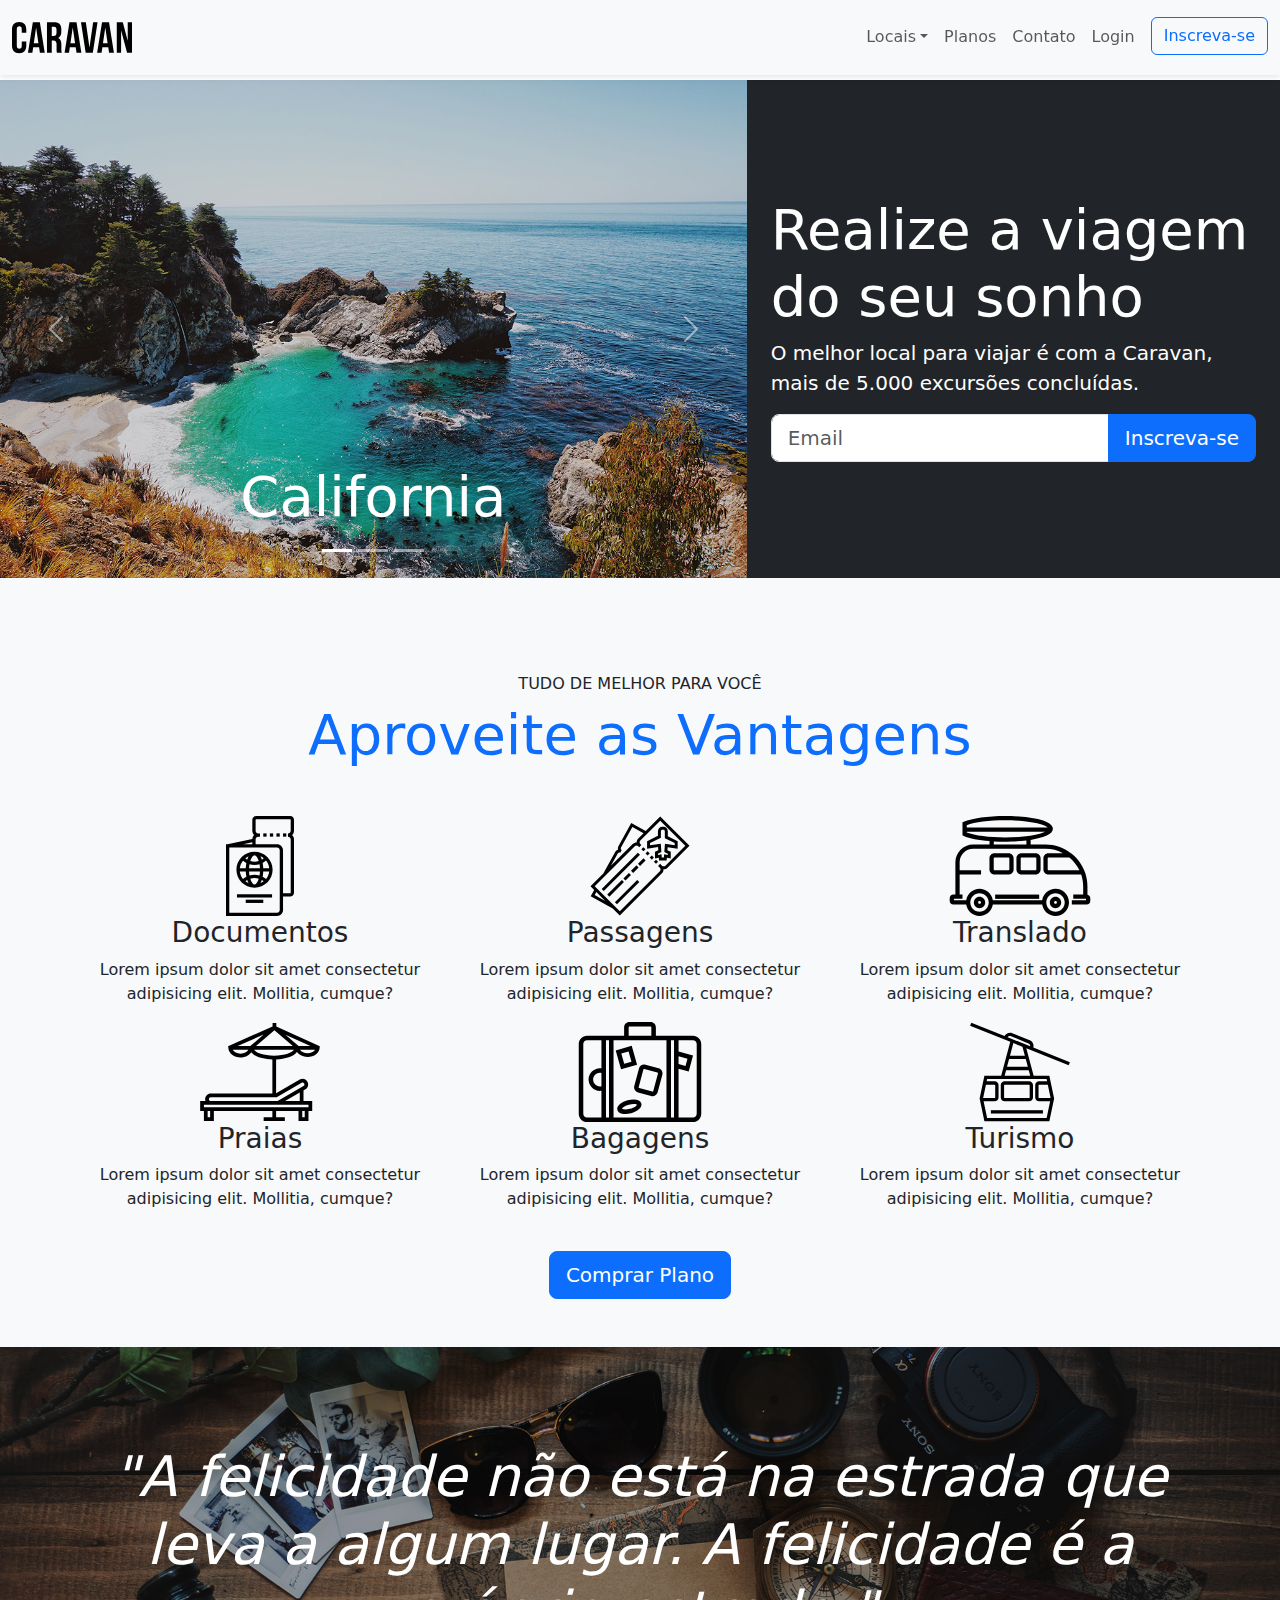
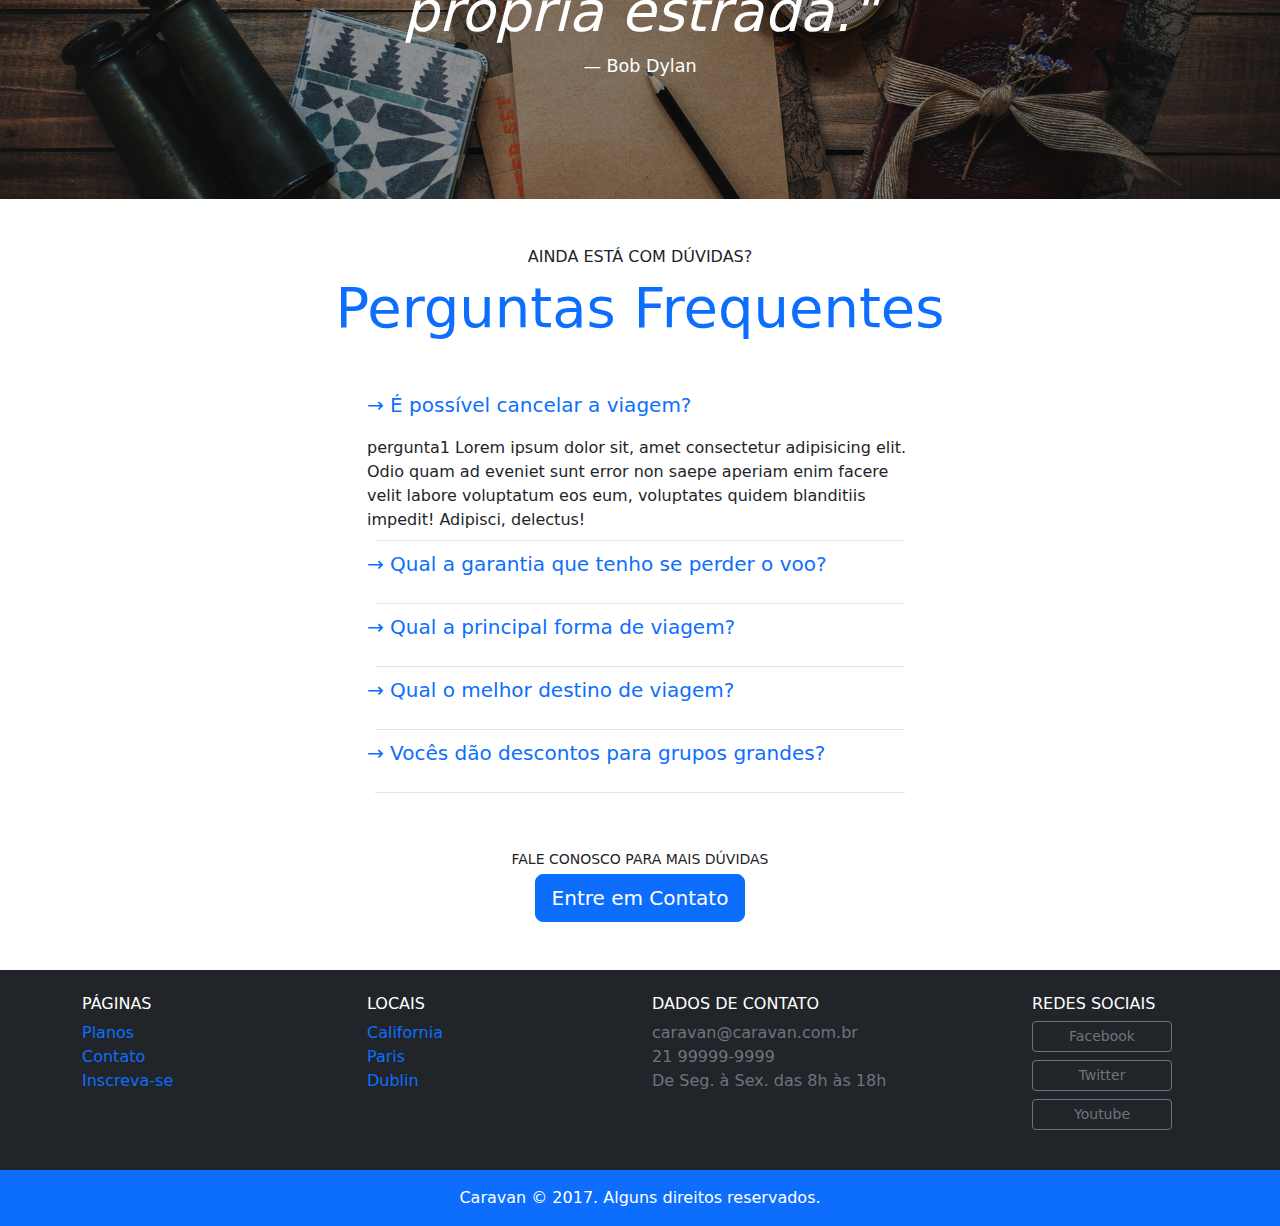
<file: index.html>
<!DOCTYPE html>
<html lang="en">

<head>
  <meta charset="UTF-8">
  <meta name="viewport" content="width=device-width, initial-scale=1.0">
  <link href="https://cdn.jsdelivr.net/npm/bootstrap@5.3.3/dist/css/bootstrap.min.css" rel="stylesheet" integrity="sha384-QWTKZyjpPEjISv5WaRU9OFeRpok6YctnYmDr5pNlyT2bRjXh0JMhjY6hW+ALEwIH" crossorigin="anonymous">
  <script defer src="https://cdn.jsdelivr.net/npm/bootstrap@5.3.3/dist/js/bootstrap.bundle.min.js" integrity="sha384-YvpcrYf0tY3lHB60NNkmXc5s9fDVZLESaAA55NDzOxhy9GkcIdslK1eN7N6jIeHz" crossorigin="anonymous"></script>
  <link rel="stylesheet" href="./css/style.css">
  <script defer src="./js/app.js"></script>
  <title>Caravan</title>
</head>

<body>

  <!-- Modal -->
  <div class="modal fade" id="modalLogin" tabindex="-1" aria-labelledby="modalLabelTitulo" aria-hidden="true">
    <div class="modal-dialog">
      <div class="modal-content">
        <div class="modal-header">
          <h1 class="modal-title fs-5" id="modalLabelTitulo">Entre na sua conta</h1>
          <button type="button" class="btn-close" data-bs-dismiss="modal" aria-label="Close"></button>
        </div>
        <div class="modal-body">
          <form>
            <div class="mb-3">
              <label for="loginEmail" class="form-label">Email</label>
              <input type="email" class="form-control" id="loginEmail" aria-describedby="emailHelp">
            </div>
            <div class="mb-3">
              <label for="loginPassword" class="form-label">Senha</label>
              <input type="password" class="form-control" id="loginPassword">
            </div>
            <button type="submit" class="btn btn-primary">Entrar na Conta</button>
            <div id="emailHelp" class="form-text">Esqueceu a senha? <a class="link-underline link-underline-opacity-0 link-underline-opacity-75-hover" href="">Clique aqui.</a></div>
          </form>
        </div>
      </div>
    </div>
  </div>
  <!-- fecha Modal -->

  <nav class="navbar navbar-expand-md bg-body-tertiary fixed-top py-3 box-shadow">
    <div class="container-fluid">
      <a href="index.html" class="navbar-brand"><img src="./img/caravan.svg" alt=""></a>
      <button class="navbar-toggler" type="button" data-bs-toggle="collapse" data-bs-target="#navbarSupportedContent" aria-controls="navbarSupportedContent" aria-expanded="false" aria-label="Toggle navigation">
        <span class="navbar-toggler-icon"></span>
      </button>
      <div id="navbarSupportedContent" class="collapse navbar-collapse">
        <ul class="navbar-nav ms-auto mb-2 mb-lg-0">
          <li class="nav-item dropdown">
            <a class="nav-link dropdown-toggle" dropdown-toggle" href="#" role="button" data-bs-toggle="dropdown" aria-expanded="false">Locais</a>
            <div class="dropdown-menu">
              <a href="local.html" class="dropdown-item">California</a>
              <a href="local.html" class="dropdown-item">Paris</a>
              <a href="local.html" class="dropdown-item">Dublin</a>
            </div>
          </li>
          <li class="nav-item ">
            <a href="planos.html" class="nav-link">Planos</a>
          </li>
          <li class="nav-item">
            <a href="contato.html" class="nav-link">Contato</a>
          </li>
          <li class="nav-item">
            <a href="" class="nav-link" data-bs-toggle="modal" data-bs-target="#modalLogin">Login</a>
          </li>
          <li class="nav-item">
            <a href="inscricao.html" class="btn btn-outline-primary ms-md-2">Inscreva-se</a>
          </li>
        </ul>
      </div>
    </div>
  </nav>

  <section class="container-fluid ">
    <div class="row bg-dark text-white">
      <div class="col-lg-7 p-0">
        <div id="carouselCidades" class="carousel slide">
          <div class="carousel-indicators">
            <button type="button" data-bs-target="#carouselCidades" data-bs-slide-to="0" class="active" aria-current="true" aria-label="Slide 1"></button>
            <button type="button" data-bs-target="#carouselCidades" data-bs-slide-to="1" aria-label="Slide 2"></button>
            <button type="button" data-bs-target="#carouselCidades" data-bs-slide-to="2" aria-label="Slide 3"></button>
          </div>
          <div class="carousel-inner">
            <div class="carousel-item active">
              <img src="./img/california.jpg" class="d-block w-100" alt="california">
              <div class="carousel-caption">
                <h3 class='display-4'>California</h3>
              </div>
            </div>
            <div class="carousel-item">
              <img src="./img/paris.jpg" class="d-block w-100" alt="paris">
              <div class="carousel-caption">
                <h3 class='display-4'>Paris</h3>
              </div>
            </div>
            <div class="carousel-item">
              <img src="./img/dublin.jpg" class="d-block w-100" alt="dublin">
              <div class="carousel-caption">
                <h3 class='display-4'>Dublin</h3>
              </div>
            </div>
          </div>
          <button class="carousel-control-prev" type="button" data-bs-target="#carouselCidades" data-bs-slide="prev">
            <span class="carousel-control-prev-icon" aria-hidden="true"></span>
            <span class="visually-hidden">Previous</span>
          </button>
          <button class="carousel-control-next" type="button" data-bs-target="#carouselCidades" data-bs-slide="next">
            <span class="carousel-control-next-icon" aria-hidden="true"></span>
            <span class="visually-hidden">Next</span>
          </button>
        </div>
      </div>
      <div class="col-lg-5 p-4 align-self-center">
        <h1 class="display-4">Realize a viagem do seu sonho</h1>
        <p class="lead">O melhor local para viajar é com a Caravan, mais de 5.000 excursões concluídas.</p>
        <form action="">
          <div class="input-group input-group-lg">
            <input type="text" class="form-control" placeholder="Email" aria-label="Recipient's username" aria-describedby="button-addon2">
            <button class="btn btn-primary" type="button" id="button-addon2">Inscreva-se</button>
          </div>
        </form>
      </div>
    </div>
  </section>

  <section class="py-5 bg-light text-center">
    <div class="container">
      <div class="my-5">
        <span class="h6 d-block">TUDO DE MELHOR PARA VOCÊ</span>
        <h2 class="display-4 text-primary">Aproveite as Vantagens</h2>
      </div>

      <div class="row">
        <div class="col-xl-4 col-md-6 ">
          <div style="height: 100px;" class="d-flex justify-content-center">
            <img src="./img/icones/passaporte.svg" alt="Passaporte">
          </div>
          <h3>Documentos</h3>
          <p>Lorem ipsum dolor sit amet consectetur adipisicing elit. Mollitia, cumque?</p>
        </div>
        <div class="col-xl-4 col-md-6">
          <div style="height: 100px;" class="d-flex justify-content-center">
            <img src="./img/icones/passagens.svg" alt="Passagens">
          </div>
          <h3>Passagens</h3>
          <p>Lorem ipsum dolor sit amet consectetur adipisicing elit. Mollitia, cumque?</p>
        </div>
        <div class="col-xl-4 col-md-6">
          <div style="height: 100px;" class="d-flex justify-content-center">
            <img src="./img/icones/translado.svg" alt="Translado">
          </div>
          <h3>Translado</h3>
          <p>Lorem ipsum dolor sit amet consectetur adipisicing elit. Mollitia, cumque?</p>
        </div>
        <div class="col-xl-4 col-md-6">
          <div style="height: 100px;" class="d-flex justify-content-center">
            <img src="./img/icones/praias.svg" alt="Praias">
          </div>
          <h3>Praias</h3>
          <p>Lorem ipsum dolor sit amet consectetur adipisicing elit. Mollitia, cumque?</p>
        </div>
        <div class="col-xl-4 col-md-6">
          <div style="height: 100px;" class="d-flex justify-content-center">
            <img src="./img/icones/bagagens.svg" alt="Bagagens">
          </div>
          <h3>Bagagens</h3>
          <p>Lorem ipsum dolor sit amet consectetur adipisicing elit. Mollitia, cumque?</p>
        </div>
        <div class="col-xl-4 col-md-6">
          <div style="height: 100px;" class="d-flex justify-content-center">
            <img src="./img/icones/turismo.svg" alt="Turismo">
          </div>
          <h3>Turismo</h3>
          <p>Lorem ipsum dolor sit amet consectetur adipisicing elit. Mollitia, cumque?</p>
        </div>
      </div>
      <a class="btn btn-primary btn-lg mt-4" href="planos.html">Comprar Plano</a>
    </div>
  </section>
  <section id="home-quote" class="p-md-5">
    <blockquote class="blockquote text-center text-white p-md-5 p-3">
      <p class="display-4"><em>"A felicidade não está na estrada que leva a algum lugar. A felicidade é a própria estrada."</em></p>
      <footer class="blockquote-footer text-white py-2">Bob Dylan</footer>
    </blockquote>
  </section>
  <section class="container">
    <div class="my-5 text-center">
      <span class="h6 d-block">AINDA ESTÁ COM DÚVIDAS?</span>
      <h2 class="display-4 text-primary">Perguntas Frequentes</h2>
    </div>
    <div class="row justify-content-center">
      <div class="col-md-6" id="perguntasFrequentes">
        <div class="pergunta">
          <p class="d-inline-flex gap-1">
            <a class="lead link-underline link-underline-opacity-0 link-underline-opacity-75-hover" data-bs-toggle="collapse" data-bs-target="#perguntas1" href="#perguntas1" role="button" aria-expanded="false" aria-controls="perguntas1">
              → É possível cancelar a viagem?
            </a>
          </p>
          <div class="collapse show" id="perguntas1" data-bs-parent="#perguntasFrequentes">
            <div class="">
              pergunta1 Lorem ipsum dolor sit, amet consectetur adipisicing elit. Odio quam ad eveniet sunt error non saepe aperiam enim facere velit labore voluptatum eos eum, voluptates quidem blanditiis impedit! Adipisci, delectus!
            </div>
          </div>
        </div>
        <hr class="m-2 text-body-tertiary">
        <div class="pergunta">
          <p class="d-inline-flex gap-1">
            <a class="lead link-underline link-underline-opacity-0 link-underline-opacity-75-hover" data-bs-toggle="collapse" data-bs-target="#perguntas2" href="#perguntas2" role="button" aria-expanded="false" aria-controls="perguntas2">
              → Qual a garantia que tenho se perder o voo?
            </a>
          </p>
          <div class="collapse " id="perguntas2" data-bs-parent="#perguntasFrequentes">
            <div class="">
              pergunta1 Lorem ipsum dolor sit, amet consectetur adipisicing elit. Odio quam ad eveniet sunt error non saepe aperiam enim facere velit labore voluptatum eos eum, voluptates quidem blanditiis impedit! Adipisci, delectus!
            </div>
          </div>
        </div>
        <hr class="m-2 text-body-tertiary">
        <div class="pergunta">
          <p class="d-inline-flex gap-1">
            <a class="lead link-underline link-underline-opacity-0 link-underline-opacity-75-hover" data-bs-toggle="collapse" data-bs-target="#perguntas3" href="#perguntas3" role="button" aria-expanded="false" aria-controls="perguntas3">
              → Qual a principal forma de viagem?
            </a>
          </p>
          <div class="collapse " id="perguntas3" data-bs-parent="#perguntasFrequentes">
            <div class="">
              pergunta1 Lorem ipsum dolor sit, amet consectetur adipisicing elit. Odio quam ad eveniet sunt error non saepe aperiam enim facere velit labore voluptatum eos eum, voluptates quidem blanditiis impedit! Adipisci, delectus!
            </div>
          </div>
        </div>
        <hr class="m-2 text-body-tertiary">
        <div class="pergunta">
          <p class="d-inline-flex gap-1">
            <a class="lead link-underline link-underline-opacity-0 link-underline-opacity-75-hover" data-bs-toggle="collapse" data-bs-target="#perguntas4" href="#perguntas4" role="button" aria-expanded="false" aria-controls="perguntas4">
              → Qual o melhor destino de viagem?
            </a>
          </p>
          <div class="collapse " id="perguntas4" data-bs-parent="#perguntasFrequentes">
            <div class="">
              pergunta1 Lorem ipsum dolor sit, amet consectetur adipisicing elit. Odio quam ad eveniet sunt error non saepe aperiam enim facere velit labore voluptatum eos eum, voluptates quidem blanditiis impedit! Adipisci, delectus!
            </div>
          </div>
        </div>
        <hr class="m-2 text-body-tertiary">
        <div class="pergunta">
          <p class="d-inline-flex gap-1">
            <a class="lead link-underline link-underline-opacity-0 link-underline-opacity-75-hover" data-bs-toggle="collapse" data-bs-target="#perguntas5" href="#perguntas5" role="button" aria-expanded="false" aria-controls="perguntas5">
              → Vocês dão descontos para grupos grandes?
            </a>
          </p>
          <div class="collapse " id="perguntas5" data-bs-parent="#perguntasFrequentes">
            <div class="">
              pergunta1 Lorem ipsum dolor sit, amet consectetur adipisicing elit. Odio quam ad eveniet sunt error non saepe aperiam enim facere velit labore voluptatum eos eum, voluptates quidem blanditiis impedit! Adipisci, delectus!
            </div>
          </div>
        </div>
        <hr class="m-2 text-body-tertiary">
      </div>
    </div>
    <div class="text-center my-5">
      <p class="small m-1">FALE CONOSCO PARA MAIS DÚVIDAS</p>
      <a class="btn btn-primary btn-lg" href="contato.html">Entre em Contato</a>
    </div>
  </section>

  <footer class="bg-dark text-white mt-5">
    <div class="container py-4">
      <div class="row">
        <div class="col-md-3 col-6">
          <h4 class="h6">PÁGINAS</h4>
          <ul class="list-unstyled">
            <li><a class="link-underline link-underline-opacity-0 link-underline-opacity-75-hover" href="planos.html">Planos</a></li>
            <li><a class="link-underline link-underline-opacity-0 link-underline-opacity-75-hover" href="contato.html">Contato</a></li>
            <li><a class="link-underline link-underline-opacity-0 link-underline-opacity-75-hover" href="inscricao.html">Inscreva-se</a></li>
          </ul>
        </div>
        <div class="col-md-3 col-6">
          <h4 class="h6">LOCAIS</h4>
          <ul class="list-unstyled">
            <li><a class="link-underline link-underline-opacity-0 link-underline-opacity-75-hover" href="local.html">California</a></li>
            <li><a class="link-underline link-underline-opacity-0 link-underline-opacity-75-hover" href="local.html">Paris</a></li>
            <li><a class="link-underline link-underline-opacity-0 link-underline-opacity-75-hover" href="local.html">Dublin</a></li>
          </ul>
        </div>
        <div class="col-md-4">
          <h4 class="h6">DADOS DE CONTATO</h4>
          <ul class="list-unstyled text-secondary">
            <li>caravan@caravan.com.br</li>
            <li>21 99999-9999</li>
            <li>De Seg. à Sex. das 8h às 18h</li>
          </ul>
        </div>
        <div class="col-md-2">
          <h4 class="h6">REDES SOCIAIS</h4>
          <ul class="list-unstyled text-secondary">
            <li><a class="btn btn-outline-secondary mb-2 d-block btn-sm" type="button" href="#" style="max-width: 140px;">Facebook</a></li>
            <li><a class="btn btn-outline-secondary mb-2 d-block btn-sm" type="button" href="#" style="max-width: 140px;">Twitter</a></li>
            <li><a class="btn btn-outline-secondary mb-2 d-block btn-sm" type="button" href="#" style="max-width: 140px;">Youtube</a></li>
          </ul>
        </div>
      </div>
    </div>

    <div class="bg-primary text-center py-3">
      <p class="mb-0">Caravan © 2017. Alguns direitos reservados.</p>
    </div>

  </footer>
</body>

</html>
</file>
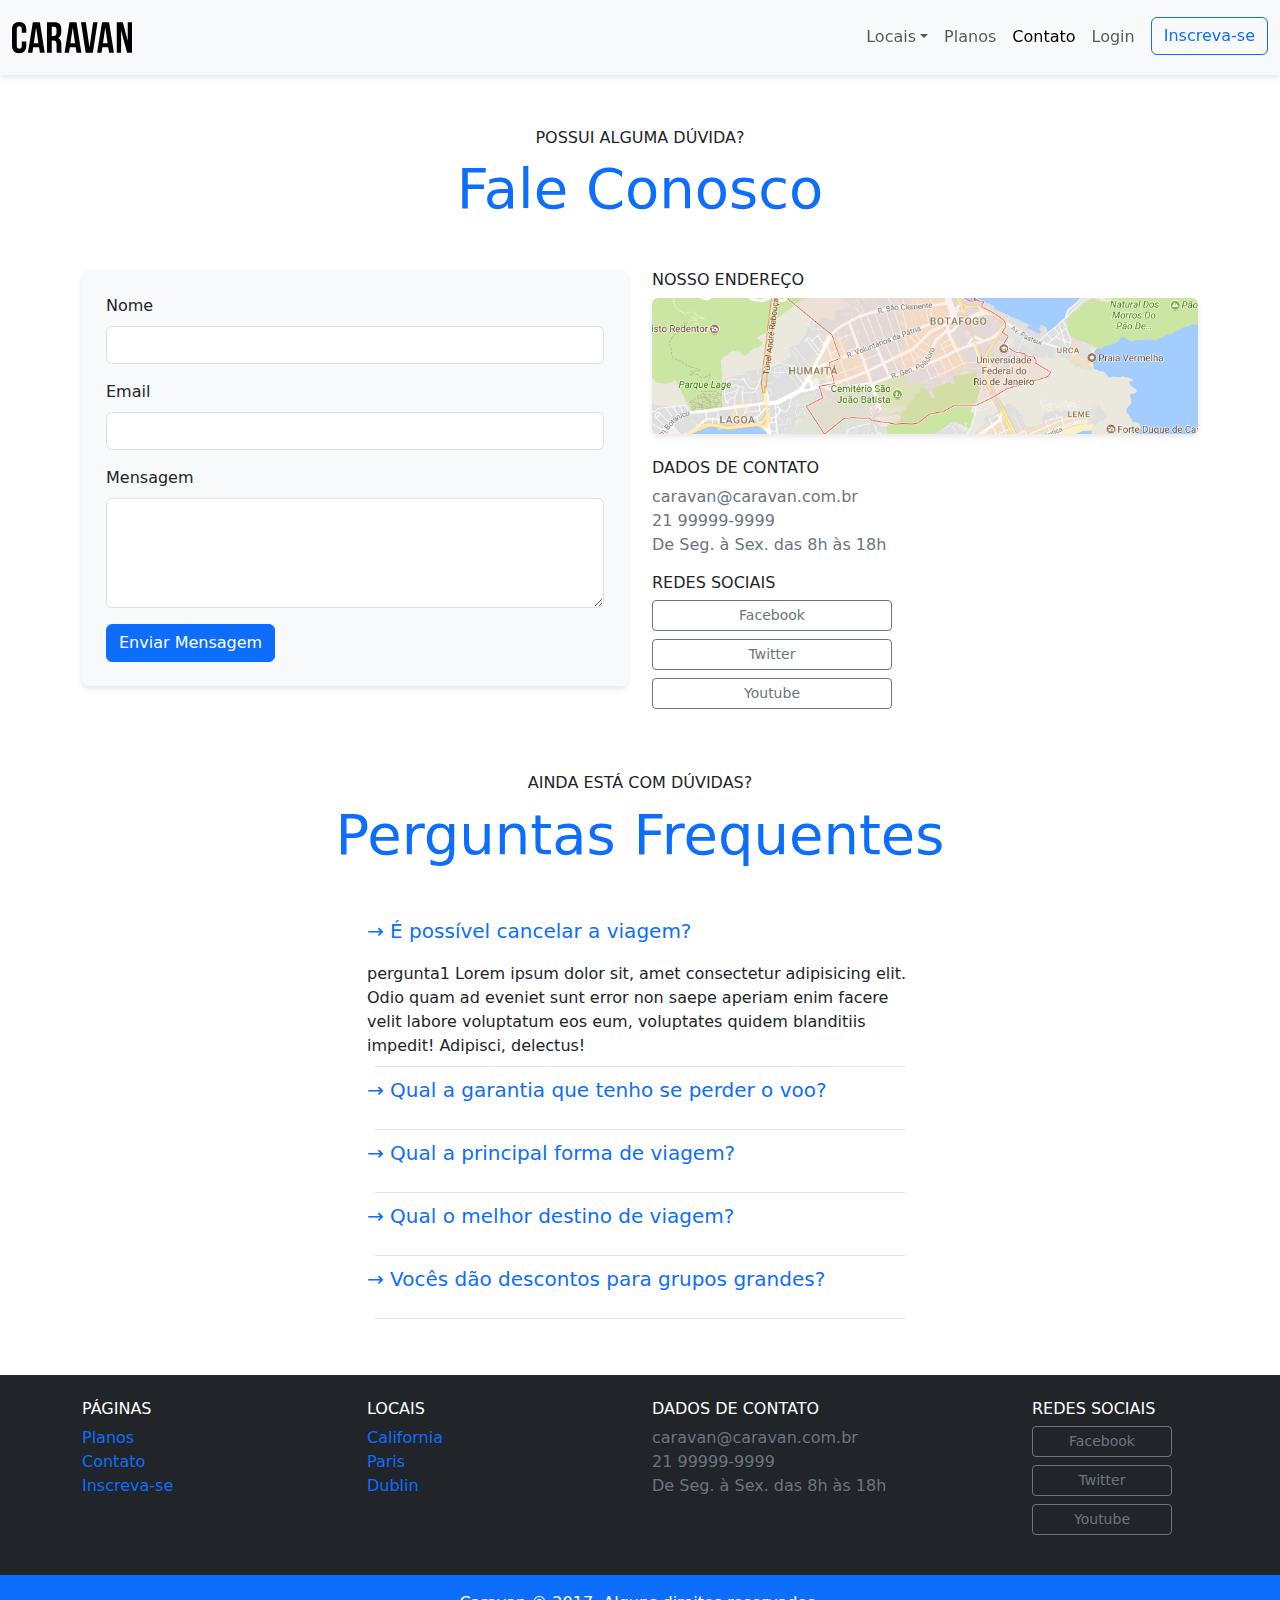
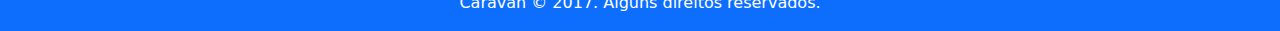
<file: contato.html>
<!DOCTYPE html>
<html lang="en">

<head>
  <meta charset="UTF-8">
  <meta name="viewport" content="width=device-width, initial-scale=1.0">
  <link href="https://cdn.jsdelivr.net/npm/bootstrap@5.3.3/dist/css/bootstrap.min.css" rel="stylesheet" integrity="sha384-QWTKZyjpPEjISv5WaRU9OFeRpok6YctnYmDr5pNlyT2bRjXh0JMhjY6hW+ALEwIH" crossorigin="anonymous">
  <script defer src="https://cdn.jsdelivr.net/npm/bootstrap@5.3.3/dist/js/bootstrap.bundle.min.js" integrity="sha384-YvpcrYf0tY3lHB60NNkmXc5s9fDVZLESaAA55NDzOxhy9GkcIdslK1eN7N6jIeHz" crossorigin="anonymous"></script>
  <link rel="stylesheet" href="./css/style.css">
  <script defer src="./js/app.js"></script>
  <title>Caravan | Contato</title>
</head>

<body>

  <!-- Modal -->
  <div class="modal fade" id="modalLogin" tabindex="-1" aria-labelledby="modalLabelTitulo" aria-hidden="true">
    <div class="modal-dialog">
      <div class="modal-content">
        <div class="modal-header">
          <h1 class="modal-title fs-5" id="modalLabelTitulo">Entre na sua conta</h1>
          <button type="button" class="btn-close" data-bs-dismiss="modal" aria-label="Close"></button>
        </div>
        <div class="modal-body">
          <form>
            <div class="mb-3">
              <label for="loginEmail" class="form-label">Email</label>
              <input type="email" class="form-control" id="loginEmail" aria-describedby="emailHelp">
            </div>
            <div class="mb-3">
              <label for="loginPassword" class="form-label">Senha</label>
              <input type="password" class="form-control" id="loginPassword">
            </div>
            <button type="submit" class="btn btn-primary">Entrar na Conta</button>
            <div id="emailHelp" class="form-text">Esqueceu a senha? <a class="link-underline link-underline-opacity-0 link-underline-opacity-75-hover" href="">Clique aqui.</a></div>
          </form>
        </div>
      </div>
    </div>
  </div>
  <!-- fecha Modal -->

  <nav class="navbar navbar-expand-md bg-body-tertiary fixed-top py-3 box-shadow">
    <div class="container-fluid">
      <a href="index.html" class="navbar-brand"><img src="./img/caravan.svg" alt=""></a>
      <button class="navbar-toggler" type="button" data-bs-toggle="collapse" data-bs-target="#navbarSupportedContent" aria-controls="navbarSupportedContent" aria-expanded="false" aria-label="Toggle navigation">
        <span class="navbar-toggler-icon"></span>
      </button>
      <div id="navbarSupportedContent" class="collapse navbar-collapse">
        <ul class="navbar-nav ms-auto mb-2 mb-lg-0">
          <li class="nav-item dropdown">
            <a class="nav-link dropdown-toggle" dropdown-toggle" href="#" role="button" data-bs-toggle="dropdown" aria-expanded="false">Locais</a>
            <div class="dropdown-menu">
              <a href="local.html" class="dropdown-item">California</a>
              <a href="local.html" class="dropdown-item">Paris</a>
              <a href="local.html" class="dropdown-item">Dublin</a>
            </div>
          </li>
          <li class="nav-item ">
            <a href="planos.html" class="nav-link">Planos</a>
          </li>
          <li class="nav-item">
            <a href="contato.html" class="nav-link active">Contato</a>
          </li>
          <li class="nav-item">
            <a href="" class="nav-link" data-bs-toggle="modal" data-bs-target="#modalLogin">Login</a>
          </li>
          <li class="nav-item">
            <a href="inscricao.html" class="btn btn-outline-primary ms-md-2">Inscreva-se</a>
          </li>
        </ul>
      </div>
    </div>
  </nav>

  <section class="container">
    <div class="my-5 text-center">
      <span class="h6 d-block">POSSUI ALGUMA DÚVIDA?</span>
      <h2 class="display-4 text-primary">Fale Conosco</h2>
    </div>
    <div class="row">
      <div class="col-lg">
        <form class="bg-light rounded box-shadow p-4" action="">
          <div class="mb-3">
            <label for="clienteNome" class="form-label">Nome</label>
            <input type="text" class="form-control" id="clienteNome" aria-describedby="emailHelp">
          </div>
          <div class="mb-3">
            <label for="clienteEmail" class="form-label">Email</label>
            <input type="email" class="form-control" id="clienteEmail" aria-describedby="emailHelp">
          </div>
          <div class="mb-3">
            <label for="clienteMensagem" class="form-label">Mensagem</label>
            <textarea class="form-control" id="clienteMensagem" rows="4"></textarea>
          </div>
          <button type="submit" class="btn btn-primary">Enviar Mensagem</button>
        </form>
      </div>
      <div class="col-lg">
        <h2 class="h6">NOSSO ENDEREÇO</h2>
        <a href=""><img class="img-fluid box-shadow rounded mb-4" src="./img/mapa.png" alt="Endereço da empresa"></a>
        <h2 class="h6">DADOS DE CONTATO</h2>
        <ul class="list-unstyled text-secondary">
          <li>caravan@caravan.com.br</li>
          <li>21 99999-9999</li>
          <li>De Seg. à Sex. das 8h às 18h</li>
        </ul>
        <h2 class="h6">REDES SOCIAIS</h2>
        <ul class="list-unstyled text-secondary ">
          <li><a class="btn btn-outline-secondary mb-2 d-block btn-sm" type="button" href="#" style="max-width: 240px;">Facebook</a></li>
          <li><a class="btn btn-outline-secondary mb-2 d-block btn-sm" type="button" href="#" style="max-width: 240px;">Twitter</a></li>
          <li><a class="btn btn-outline-secondary mb-2 d-block btn-sm" type="button" href="#" style="max-width: 240px;">Youtube</a></li>
        </ul>
      </div>
  </section>

  <section class="container">
    <div class="my-5 text-center">
      <span class="h6 d-block">AINDA ESTÁ COM DÚVIDAS?</span>
      <h2 class="display-4 text-primary">Perguntas Frequentes</h2>
    </div>
    <div class="row justify-content-center">
      <div class="col-md-6" id="perguntasFrequentes">
        <div class="pergunta">
          <p class="d-inline-flex gap-1">
            <a class="lead link-underline link-underline-opacity-0 link-underline-opacity-75-hover" data-bs-toggle="collapse" data-bs-target="#perguntas1" href="#perguntas1" role="button" aria-expanded="false" aria-controls="perguntas1">
              → É possível cancelar a viagem?
            </a>
          </p>
          <div class="collapse show" id="perguntas1" data-bs-parent="#perguntasFrequentes">
            <div class="">
              pergunta1 Lorem ipsum dolor sit, amet consectetur adipisicing elit. Odio quam ad eveniet sunt error non saepe aperiam enim facere velit labore voluptatum eos eum, voluptates quidem blanditiis impedit! Adipisci, delectus!
            </div>
          </div>
        </div>
        <hr class="m-2 text-body-tertiary">
        <div class="pergunta">
          <p class="d-inline-flex gap-1">
            <a class="lead link-underline link-underline-opacity-0 link-underline-opacity-75-hover" data-bs-toggle="collapse" data-bs-target="#perguntas2" href="#perguntas2" role="button" aria-expanded="false" aria-controls="perguntas2">
              → Qual a garantia que tenho se perder o voo?
            </a>
          </p>
          <div class="collapse " id="perguntas2" data-bs-parent="#perguntasFrequentes">
            <div class="">
              pergunta1 Lorem ipsum dolor sit, amet consectetur adipisicing elit. Odio quam ad eveniet sunt error non saepe aperiam enim facere velit labore voluptatum eos eum, voluptates quidem blanditiis impedit! Adipisci, delectus!
            </div>
          </div>
        </div>
        <hr class="m-2 text-body-tertiary">
        <div class="pergunta">
          <p class="d-inline-flex gap-1">
            <a class="lead link-underline link-underline-opacity-0 link-underline-opacity-75-hover" data-bs-toggle="collapse" data-bs-target="#perguntas3" href="#perguntas3" role="button" aria-expanded="false" aria-controls="perguntas3">
              → Qual a principal forma de viagem?
            </a>
          </p>
          <div class="collapse " id="perguntas3" data-bs-parent="#perguntasFrequentes">
            <div class="">
              pergunta1 Lorem ipsum dolor sit, amet consectetur adipisicing elit. Odio quam ad eveniet sunt error non saepe aperiam enim facere velit labore voluptatum eos eum, voluptates quidem blanditiis impedit! Adipisci, delectus!
            </div>
          </div>
        </div>
        <hr class="m-2 text-body-tertiary">
        <div class="pergunta">
          <p class="d-inline-flex gap-1">
            <a class="lead link-underline link-underline-opacity-0 link-underline-opacity-75-hover" data-bs-toggle="collapse" data-bs-target="#perguntas4" href="#perguntas4" role="button" aria-expanded="false" aria-controls="perguntas4">
              → Qual o melhor destino de viagem?
            </a>
          </p>
          <div class="collapse " id="perguntas4" data-bs-parent="#perguntasFrequentes">
            <div class="">
              pergunta1 Lorem ipsum dolor sit, amet consectetur adipisicing elit. Odio quam ad eveniet sunt error non saepe aperiam enim facere velit labore voluptatum eos eum, voluptates quidem blanditiis impedit! Adipisci, delectus!
            </div>
          </div>
        </div>
        <hr class="m-2 text-body-tertiary">
        <div class="pergunta">
          <p class="d-inline-flex gap-1">
            <a class="lead link-underline link-underline-opacity-0 link-underline-opacity-75-hover" data-bs-toggle="collapse" data-bs-target="#perguntas5" href="#perguntas5" role="button" aria-expanded="false" aria-controls="perguntas5">
              → Vocês dão descontos para grupos grandes?
            </a>
          </p>
          <div class="collapse " id="perguntas5" data-bs-parent="#perguntasFrequentes">
            <div class="">
              pergunta1 Lorem ipsum dolor sit, amet consectetur adipisicing elit. Odio quam ad eveniet sunt error non saepe aperiam enim facere velit labore voluptatum eos eum, voluptates quidem blanditiis impedit! Adipisci, delectus!
            </div>
          </div>
        </div>
        <hr class="m-2 text-body-tertiary">
      </div>
  </section>

  <footer class="bg-dark text-white mt-5">
    <div class="container py-4">
      <div class="row">
        <div class="col-md-3 col-6">
          <h4 class="h6">PÁGINAS</h4>
          <ul class="list-unstyled">
            <li><a class="link-underline link-underline-opacity-0 link-underline-opacity-75-hover" href="planos.html">Planos</a></li>
            <li><a class="link-underline link-underline-opacity-0 link-underline-opacity-75-hover" href="contato.html">Contato</a></li>
            <li><a class="link-underline link-underline-opacity-0 link-underline-opacity-75-hover" href="inscricao.html">Inscreva-se</a></li>
          </ul>
        </div>
        <div class="col-md-3 col-6">
          <h4 class="h6">LOCAIS</h4>
          <ul class="list-unstyled">
            <li><a class="link-underline link-underline-opacity-0 link-underline-opacity-75-hover" href="local.html">California</a></li>
            <li><a class="link-underline link-underline-opacity-0 link-underline-opacity-75-hover" href="local.html">Paris</a></li>
            <li><a class="link-underline link-underline-opacity-0 link-underline-opacity-75-hover" href="local.html">Dublin</a></li>
          </ul>
        </div>
        <div class="col-md-4">
          <h4 class="h6">DADOS DE CONTATO</h4>
          <ul class="list-unstyled text-secondary">
            <li>caravan@caravan.com.br</li>
            <li>21 99999-9999</li>
            <li>De Seg. à Sex. das 8h às 18h</li>
          </ul>
        </div>
        <div class="col-md-2">
          <h4 class="h6">REDES SOCIAIS</h4>
          <ul class="list-unstyled text-secondary">
            <li><a class="btn btn-outline-secondary mb-2 d-block btn-sm" type="button" href="#" style="max-width: 140px;">Facebook</a></li>
            <li><a class="btn btn-outline-secondary mb-2 d-block btn-sm" type="button" href="#" style="max-width: 140px;">Twitter</a></li>
            <li><a class="btn btn-outline-secondary mb-2 d-block btn-sm" type="button" href="#" style="max-width: 140px;">Youtube</a></li>
          </ul>
        </div>
      </div>
    </div>

    <div class="bg-primary text-center py-3">
      <p class="mb-0">Caravan © 2017. Alguns direitos reservados.</p>
    </div>

  </footer>
</body>

</html>
</file>
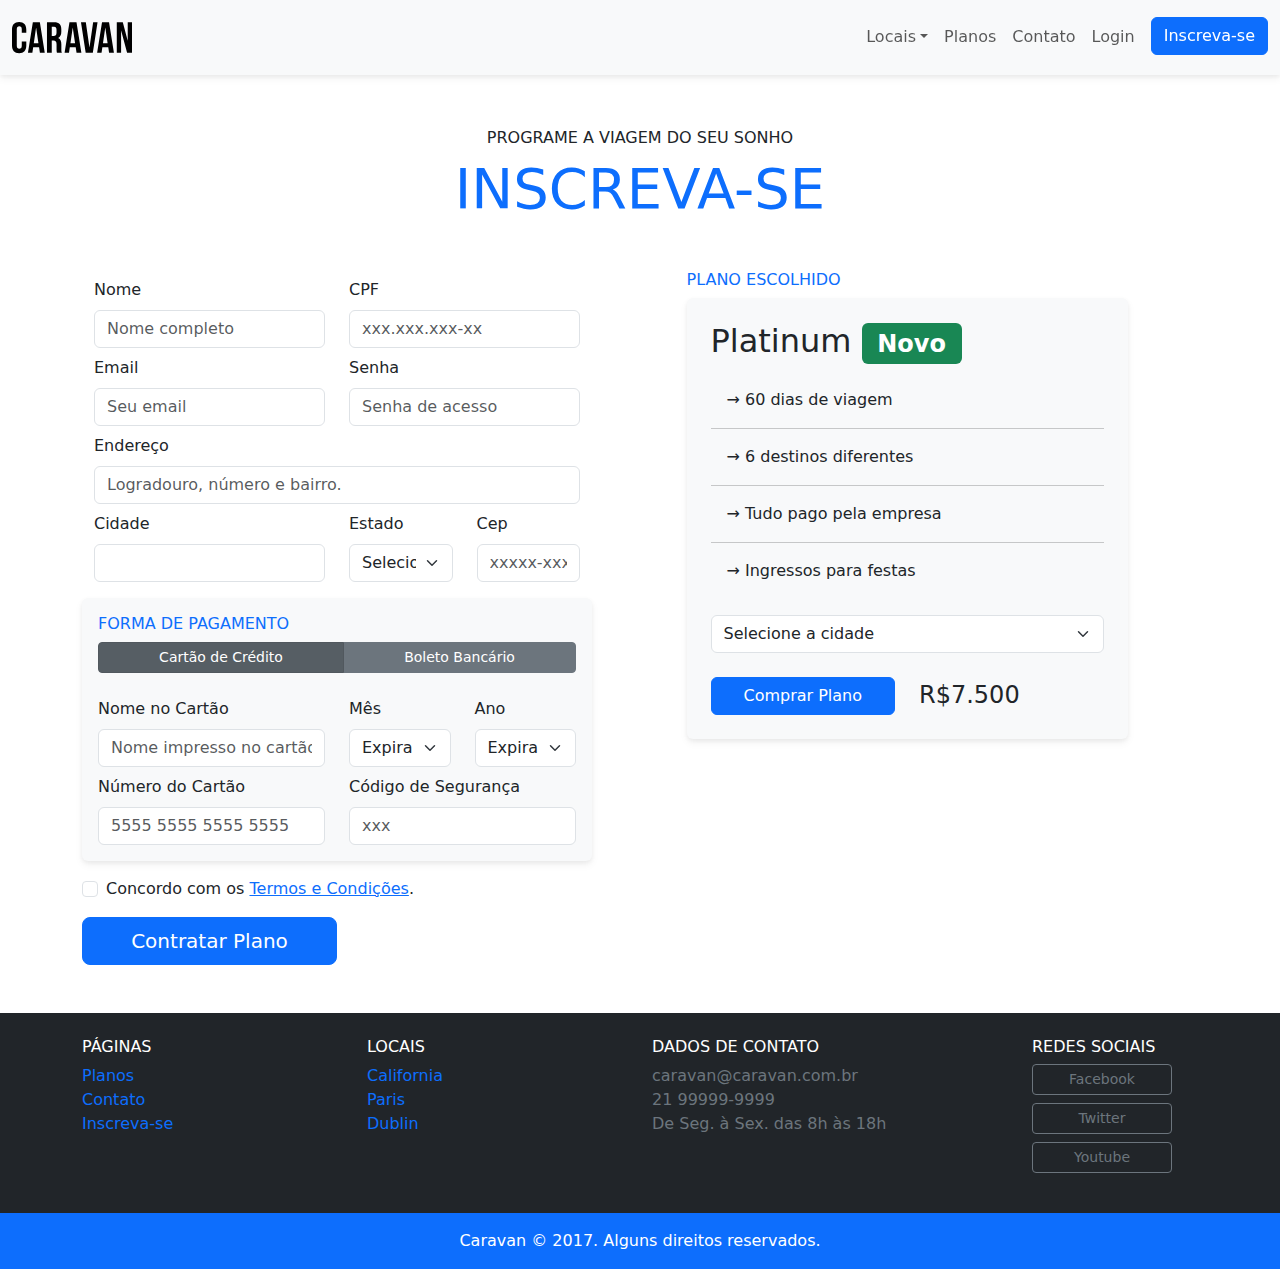
<file: inscricao.html>
<!DOCTYPE html>
<html lang="en">

<head>
  <meta charset="UTF-8">
  <meta name="viewport" content="width=device-width, initial-scale=1.0">
  <link href="https://cdn.jsdelivr.net/npm/bootstrap@5.3.3/dist/css/bootstrap.min.css" rel="stylesheet" integrity="sha384-QWTKZyjpPEjISv5WaRU9OFeRpok6YctnYmDr5pNlyT2bRjXh0JMhjY6hW+ALEwIH" crossorigin="anonymous">
  <script defer src="https://cdn.jsdelivr.net/npm/bootstrap@5.3.3/dist/js/bootstrap.bundle.min.js" integrity="sha384-YvpcrYf0tY3lHB60NNkmXc5s9fDVZLESaAA55NDzOxhy9GkcIdslK1eN7N6jIeHz" crossorigin="anonymous"></script>
  <link rel="stylesheet" href="./css/style.css">
  <script defer src="./js/app.js"></script>
  <title>Caravan | Inscrição</title>
</head>

<body>
  <!-- Modal -->
  <div class="modal fade" id="modalLogin" tabindex="-1" aria-labelledby="modalLabelTitulo" aria-hidden="true">
    <div class="modal-dialog">
      <div class="modal-content">
        <div class="modal-header">
          <h1 class="modal-title fs-5" id="modalLabelTitulo">Entre na sua conta</h1>
          <button type="button" class="btn-close" data-bs-dismiss="modal" aria-label="Close"></button>
        </div>
        <div class="modal-body">
          <form>
            <div class="mb-3">
              <label for="loginEmail" class="form-label">Email</label>
              <input type="email" class="form-control" id="loginEmail" aria-describedby="emailHelp">
            </div>
            <div class="mb-3">
              <label for="loginPassword" class="form-label">Senha</label>
              <input type="password" class="form-control" id="loginPassword">
            </div>
            <button type="submit" class="btn btn-primary">Entrar na Conta</button>
            <div id="emailHelp" class="form-text">Esqueceu a senha? <a class="link-underline link-underline-opacity-0 link-underline-opacity-75-hover" href="">Clique aqui.</a></div>
          </form>
        </div>
      </div>
    </div>
  </div>
  <!-- fecha Modal -->

  <nav class="navbar navbar-expand-md bg-body-tertiary fixed-top py-3 box-shadow">
    <div class="container-fluid">
      <a href="index.html" class="navbar-brand"><img src="./img/caravan.svg" alt=""></a>
      <button class="navbar-toggler" type="button" data-bs-toggle="collapse" data-bs-target="#navbarSupportedContent" aria-controls="navbarSupportedContent" aria-expanded="false" aria-label="Toggle navigation">
        <span class="navbar-toggler-icon"></span>
      </button>
      <div id="navbarSupportedContent" class="collapse navbar-collapse">
        <ul class="navbar-nav ms-auto mb-2 mb-lg-0">
          <li class="nav-item dropdown">
            <a class="nav-link dropdown-toggle" dropdown-toggle" href="#" role="button" data-bs-toggle="dropdown" aria-expanded="false">Locais</a>
            <div class="dropdown-menu">
              <a href="local.html" class="dropdown-item">California</a>
              <a href="local.html" class="dropdown-item">Paris</a>
              <a href="local.html" class="dropdown-item">Dublin</a>
            </div>
          </li>
          <li class="nav-item ">
            <a href="planos.html" class="nav-link">Planos</a>
          </li>
          <li class="nav-item">
            <a href="contato.html" class="nav-link">Contato</a>
          </li>
          <li class="nav-item">
            <a href="" class="nav-link" data-bs-toggle="modal" data-bs-target="#modalLogin">Login</a>
          </li>
          <li class="nav-item">
            <a href="inscricao.html" class="btn btn-outline-primary ms-md-2 active">Inscreva-se</a>
          </li>
        </ul>
      </div>
    </div>
  </nav>

  <section class="container">
    <div class="my-5 text-center">
      <span class="h6 d-block">PROGRAME A VIAGEM DO SEU SONHO</span>
      <h1 class="display-4 text-primary">INSCREVA-SE</h1>
    </div>
    <div class="row mx-auto">
      <form action="" class="row col-lg-6">
        <div class="row">
          <div class="col-md">
            <label class="py-2" for="inputNome">Nome</label>
            <input type="text" id="inputNome" class="form-control" placeholder="Nome completo" aria-label="First name">
          </div>
          <div class="col-md">
            <label class="py-2" for="inputCPF">CPF</label>
            <input type="text" id="inputCPF" class="form-control" placeholder="xxx.xxx.xxx-xx" aria-label="Last name">
          </div>
        </div>
        <div class="row">
          <div class="col-md">
            <label class="py-2" for="inputEmail">Email</label>
            <input type="email" id="inputEmail" class="form-control" placeholder="Seu email" aria-label="First name">
          </div>
          <div class="col-md">
            <label class="py-2" for="inputSenha">Senha</label>
            <input type="password" id="inputSenha" class="form-control" placeholder="Senha de acesso" aria-label="First name">
          </div>
        </div>
        <div class="row">
          <div class="col-12">
            <label class="py-2" for="inputNome">Endereço</label>
            <input type="text" id="inputNome" class="form-control" placeholder="Logradouro, número e bairro." aria-label="First name">
          </div>
        </div>
        <div class="row">
          <div class="col-md-6">
            <label class="py-2" for="inputCidade">Cidade</label>
            <input type="text" id="inputCidade" class="form-control" placeholder="" aria-label="First name">
          </div>
          <div class="col-md-3 col-6">
            <label class="py-2" for="inputEstado">Estado</label>
            <select class="form-select" aria-label="seleçao de estado" id="inputEstado">
              <option selected>Selecione o estado</option>
              <option value="1">Rio de Janeiro</option>
              <option value="2">São Paulo</option>
              <option value="3">Ceará</option>
              <option value="4">Paraná</option>
            </select>
          </div>
          <div class="col-md-3 col-6">
            <label class="py-2" for="inputCep">Cep</label>
            <input type="text" id="inputCep" class="form-control" placeholder="xxxxx-xxx" aria-label="Last name">
          </div>
          <div class="bg-light rounded box-shadow p-3 mt-3">
            <h2 class="h6 text-primary">FORMA DE PAGAMENTO</h2>
            <nav class="nav btn-group mb-3" id="formaPagamento" role="tablist">
              <button type="button" class="btn btn-secondary active btn-sm" id="nav-cartao-tab" data-bs-toggle="tab" data-bs-target="#nav-cartao" type="button" role="tab" aria-controls="nav-cartao" aria-selected="true">Cartão de Crédito</button>
              <button type="button" class="btn btn-secondary btn-sm" id="nav-boleto-tab" data-bs-toggle="tab" data-bs-target="#nav-boleto" type="button" role="tab" aria-controls="nav-boleto" aria-selected="false">Boleto Bancário</button>
            </nav>
            <div class="tab-content" id="formaPagamentoConteudo">
              <div class="tab-pane fade show active" id="nav-cartao" role="tabpanel" aria-labelledby="nav-cartao-tab" tabindex="0">
                <form action="" class="col-md-6">
                  <div class="row">
                    <div class="col-6">
                      <label class="py-2" for="inputNome">Nome no Cartão</label>
                      <input type="text" id="inputNome" class="form-control" placeholder="Nome impresso no cartão" aria-label="First name">
                    </div>
                    <div class="col-3">
                      <label class="py-2" for="inputNome">Mês</label>
                      <select class="form-select" aria-label="seleçao de estado" id="inputEstado">
                        <option selected>Expira mês</option>
                        <option value="1">01</option>
                        <option value="2">02</option>
                        <option value="3">03</option>
                        <option value="4">04</option>
                      </select>
                    </div>
                    <div class="col-3">
                      <label class="py-2" for="inputNome">Ano</label>
                      <select class="form-select" aria-label="seleçao de estado" id="inputEstado">
                        <option selected>Expira ano</option>
                        <option value="1">2020</option>
                        <option value="2">2021</option>
                        <option value="3">2022</option>
                        <option value="4">2023</option>
                      </select>
                    </div>
                  </div>
                  <div class="row">
                    <div class="col-md-6">
                      <label class="py-2" for="inputNome">Número do Cartão</label>
                      <input type="text" id="inputNome" class="form-control" placeholder="5555 5555 5555 5555" aria-label="First name">
                    </div>
                    <div class="col-md-6">
                      <label class="py-2" for="inputNome">Código de Segurança</label>
                      <input type="text" id="inputNome" class="form-control" placeholder="xxx" aria-label="First name">
                    </div>
                  </div>
                </form>

              </div>
              <div class="tab-pane fade" id="nav-boleto" role="tabpanel" aria-labelledby="nav-boleto-tab" tabindex="0">
                <p class="lead">Clique em contratar plano que enviaremos um boleto para o seu e-mail.</p>
              </div>
            </div>
          </div>
          <div class="my-3 form-check">
            <input type="checkbox" class="form-check-input" id="exampleCheck1">
            <label class="form-check-label" for="exampleCheck1">Concordo com os <a href="">Termos e Condições</a>.</label>
          </div>
          <button type="submit" class="btn btn-primary btn-lg col-md-6">Contratar Plano</button>
        </div>
      </form>
      <div class="col-lg-5 mx-auto order-first order-lg-1 mb-5">
        <h2 class="text-primary h6 ">PLANO ESCOLHIDO</h2>
        <div class=" bg-light rounded p-4 box-shadow">
          <h2>Platinum <span class="badge text-bg-success">Novo</span></h2>
          <ul class="list-unstyled lista-plano">
            <li>
              → 60 dias de viagem
            </li>
            <li>
              → 6 destinos diferentes
            </li>
            <li>
              → Tudo pago pela empresa
            </li>
            <li>
              → Ingressos para festas
            </li>
          </ul>
          <select class="form-select" aria-label="select">
            <option selected>Selecione a cidade</option>
            <option value="1">California</option>
            <option value="2">Paris</option>
            <option value="3">Dublin</option>
          </select>
          <div class="row mt-4 align-items-center">
            <div class="col d-grid"><a href="inscricao.html" class="btn btn-primary">Comprar Plano</a></div>
            <div class="col"><span class="h4">R$7.500</span></div>
          </div>
        </div>
      </div>
    </div>
  </section>

  <footer class="bg-dark text-white mt-5">
    <div class="container py-4">
      <div class="row">
        <div class="col-md-3 col-6">
          <h4 class="h6">PÁGINAS</h4>
          <ul class="list-unstyled">
            <li><a class="link-underline link-underline-opacity-0 link-underline-opacity-75-hover" href="planos.html">Planos</a></li>
            <li><a class="link-underline link-underline-opacity-0 link-underline-opacity-75-hover" href="contato.html">Contato</a></li>
            <li><a class="link-underline link-underline-opacity-0 link-underline-opacity-75-hover" href="inscricao.html">Inscreva-se</a></li>
          </ul>
        </div>
        <div class="col-md-3 col-6">
          <h4 class="h6">LOCAIS</h4>
          <ul class="list-unstyled">
            <li><a class="link-underline link-underline-opacity-0 link-underline-opacity-75-hover" href="local.html">California</a></li>
            <li><a class="link-underline link-underline-opacity-0 link-underline-opacity-75-hover" href="local.html">Paris</a></li>
            <li><a class="link-underline link-underline-opacity-0 link-underline-opacity-75-hover" href="local.html">Dublin</a></li>
          </ul>
        </div>
        <div class="col-md-4">
          <h4 class="h6">DADOS DE CONTATO</h4>
          <ul class="list-unstyled text-secondary">
            <li>caravan@caravan.com.br</li>
            <li>21 99999-9999</li>
            <li>De Seg. à Sex. das 8h às 18h</li>
          </ul>
        </div>
        <div class="col-md-2">
          <h4 class="h6">REDES SOCIAIS</h4>
          <ul class="list-unstyled text-secondary">
            <li><a class="btn btn-outline-secondary mb-2 d-block btn-sm" type="button" href="#" style="max-width: 140px;">Facebook</a></li>
            <li><a class="btn btn-outline-secondary mb-2 d-block btn-sm" type="button" href="#" style="max-width: 140px;">Twitter</a></li>
            <li><a class="btn btn-outline-secondary mb-2 d-block btn-sm" type="button" href="#" style="max-width: 140px;">Youtube</a></li>
          </ul>
        </div>
      </div>
    </div>

    <div class="bg-primary text-center py-3">
      <p class="mb-0">Caravan © 2017. Alguns direitos reservados.</p>
    </div>

  </footer>
</body>

</html>
</file>
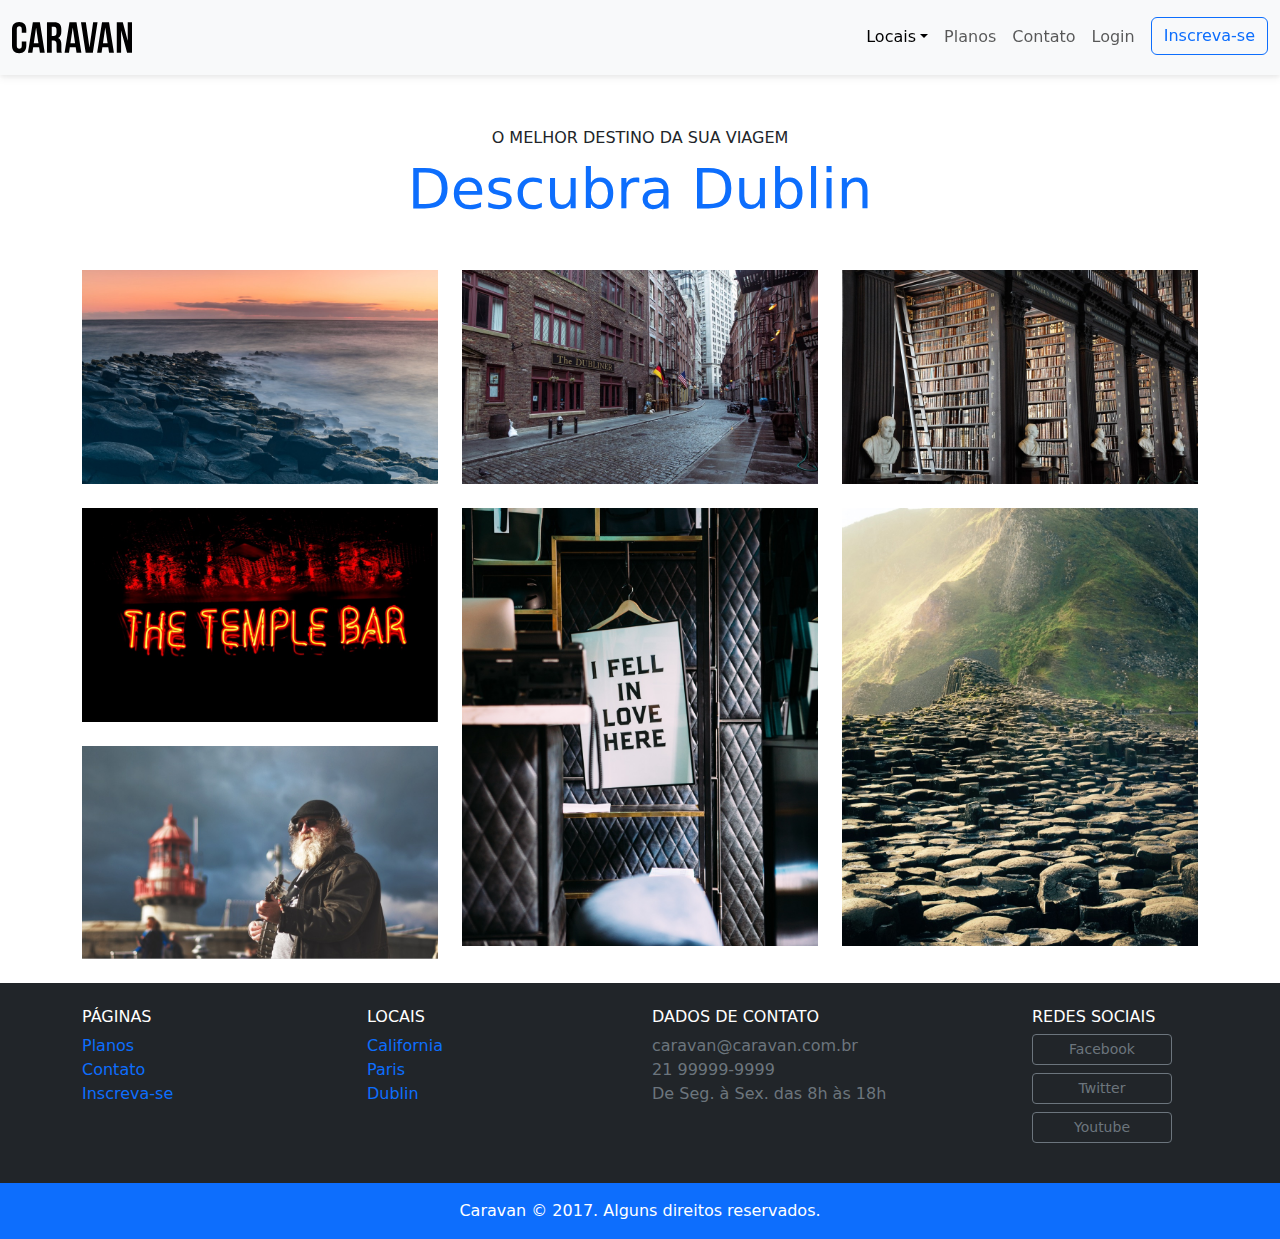
<file: local.html>
<!DOCTYPE html>
<html lang="en">

<head>
  <meta charset="UTF-8">
  <meta name="viewport" content="width=device-width, initial-scale=1.0">
  <link href="https://cdn.jsdelivr.net/npm/bootstrap@5.3.3/dist/css/bootstrap.min.css" rel="stylesheet" integrity="sha384-QWTKZyjpPEjISv5WaRU9OFeRpok6YctnYmDr5pNlyT2bRjXh0JMhjY6hW+ALEwIH" crossorigin="anonymous">
  <script defer src="https://cdn.jsdelivr.net/npm/bootstrap@5.3.3/dist/js/bootstrap.bundle.min.js" integrity="sha384-YvpcrYf0tY3lHB60NNkmXc5s9fDVZLESaAA55NDzOxhy9GkcIdslK1eN7N6jIeHz" crossorigin="anonymous"></script>
  <link rel="stylesheet" href="./css/style.css">
  <script defer src="./js/app.js"></script>
  <title>Caravan | Local</title>
</head>

<body>

  <!-- Modal -->
  <div class="modal fade" id="modalLogin" tabindex="-1" aria-labelledby="modalLabelTitulo" aria-hidden="true">
    <div class="modal-dialog">
      <div class="modal-content">
        <div class="modal-header">
          <h1 class="modal-title fs-5" id="modalLabelTitulo">Entre na sua conta</h1>
          <button type="button" class="btn-close" data-bs-dismiss="modal" aria-label="Close"></button>
        </div>
        <div class="modal-body">
          <form>
            <div class="mb-3">
              <label for="loginEmail" class="form-label">Email</label>
              <input type="email" class="form-control" id="loginEmail" aria-describedby="emailHelp">
            </div>
            <div class="mb-3">
              <label for="loginPassword" class="form-label">Senha</label>
              <input type="password" class="form-control" id="loginPassword">
            </div>
            <button type="submit" class="btn btn-primary">Entrar na Conta</button>
            <div id="emailHelp" class="form-text">Esqueceu a senha? <a class="link-underline link-underline-opacity-0 link-underline-opacity-75-hover" href="">Clique aqui.</a></div>
          </form>
        </div>
      </div>
    </div>
  </div>
  <!-- fecha Modal -->

  <nav class="navbar navbar-expand-md bg-body-tertiary fixed-top py-3 box-shadow">
    <div class="container-fluid">
      <a href="index.html" class="navbar-brand"><img src="./img/caravan.svg" alt=""></a>
      <button class="navbar-toggler" type="button" data-bs-toggle="collapse" data-bs-target="#navbarSupportedContent" aria-controls="navbarSupportedContent" aria-expanded="false" aria-label="Toggle navigation">
        <span class="navbar-toggler-icon"></span>
      </button>
      <div id="navbarSupportedContent" class="collapse navbar-collapse">
        <ul class="navbar-nav ms-auto mb-2 mb-lg-0">
          <li class="nav-item dropdown">
            <a class="nav-link dropdown-toggle active" dropdown-toggle" href="#" role="button" data-bs-toggle="dropdown" aria-expanded="false">Locais</a>
            <div class="dropdown-menu">
              <a href="local.html" class="dropdown-item">California</a>
              <a href="local.html" class="dropdown-item">Paris</a>
              <a href="local.html" class="dropdown-item">Dublin</a>
            </div>
          </li>
          <li class="nav-item ">
            <a href="planos.html" class="nav-link">Planos</a>
          </li>
          <li class="nav-item">
            <a href="contato.html" class="nav-link">Contato</a>
          </li>
          <li class="nav-item">
            <a href="" class="nav-link" data-bs-toggle="modal" data-bs-target="#modalLogin">Login</a>
          </li>
          <li class="nav-item">
            <a href="inscricao.html" class="btn btn-outline-primary ms-md-2">Inscreva-se</a>
          </li>
        </ul>
      </div>
    </div>
  </nav>
  <section class="container">
    <div class="text-center my-5">
      <span class="h6 d-block">O MELHOR DESTINO DA SUA VIAGEM</span>
      <h2 class="display-4 text-primary">Descubra Dublin</h2>
    </div>
    <div class="row">
      <div class="col-md">
        <img class="img-fluid mb-4" src="./img/local/foto-1.jpg" alt="foto-1">
        <img class="img-fluid mb-4" src="./img/local/foto-2.jpg" alt="foto-2">
        <img class="img-fluid mb-4" src="./img/local/foto-3.jpg" alt="foto-3">
      </div>
      <div class="col-md">
        <img class="img-fluid mb-4" src="./img/local/foto-4.jpg" alt="foto-4">
        <img class="img-fluid mb-4" src="./img/local/foto-5.jpg" alt="foto-5">
      </div>
      <div class="col-md">
        <img class="img-fluid mb-4" src="./img/local/foto-6.jpg" alt="foto-6">
        <img class="img-fluid mb-4" src="./img/local/foto-7.jpg" alt="foto-7">
      </div>
    </div>
  </section>


  <footer class="bg-dark text-white">
    <div class="container py-4">
      <div class="row">
        <div class="col-md-3 col-6">
          <h4 class="h6">PÁGINAS</h4>
          <ul class="list-unstyled">
            <li><a class="link-underline link-underline-opacity-0 link-underline-opacity-75-hover" href="planos.html">Planos</a></li>
            <li><a class="link-underline link-underline-opacity-0 link-underline-opacity-75-hover" href="contato.html">Contato</a></li>
            <li><a class="link-underline link-underline-opacity-0 link-underline-opacity-75-hover" href="inscricao.html">Inscreva-se</a></li>
          </ul>
        </div>
        <div class="col-md-3 col-6">
          <h4 class="h6">LOCAIS</h4>
          <ul class="list-unstyled">
            <li><a class="link-underline link-underline-opacity-0 link-underline-opacity-75-hover" href="local.html">California</a></li>
            <li><a class="link-underline link-underline-opacity-0 link-underline-opacity-75-hover" href="local.html">Paris</a></li>
            <li><a class="link-underline link-underline-opacity-0 link-underline-opacity-75-hover" href="local.html">Dublin</a></li>
          </ul>
        </div>
        <div class="col-md-4">
          <h4 class="h6">DADOS DE CONTATO</h4>
          <ul class="list-unstyled text-secondary">
            <li>caravan@caravan.com.br</li>
            <li>21 99999-9999</li>
            <li>De Seg. à Sex. das 8h às 18h</li>
          </ul>
        </div>
        <div class="col-md-2">
          <h4 class="h6">REDES SOCIAIS</h4>
          <ul class="list-unstyled text-secondary">
            <li><a class="btn btn-outline-secondary mb-2 d-block btn-sm" type="button" href="#" style="max-width: 140px;">Facebook</a></li>
            <li><a class="btn btn-outline-secondary mb-2 d-block btn-sm" type="button" href="#" style="max-width: 140px;">Twitter</a></li>
            <li><a class="btn btn-outline-secondary mb-2 d-block btn-sm" type="button" href="#" style="max-width: 140px;">Youtube</a></li>
          </ul>
        </div>
      </div>
    </div>

    <div class="bg-primary text-center py-3">
      <p class="mb-0">Caravan © 2017. Alguns direitos reservados.</p>
    </div>

  </footer>
</body>

</html>
</file>
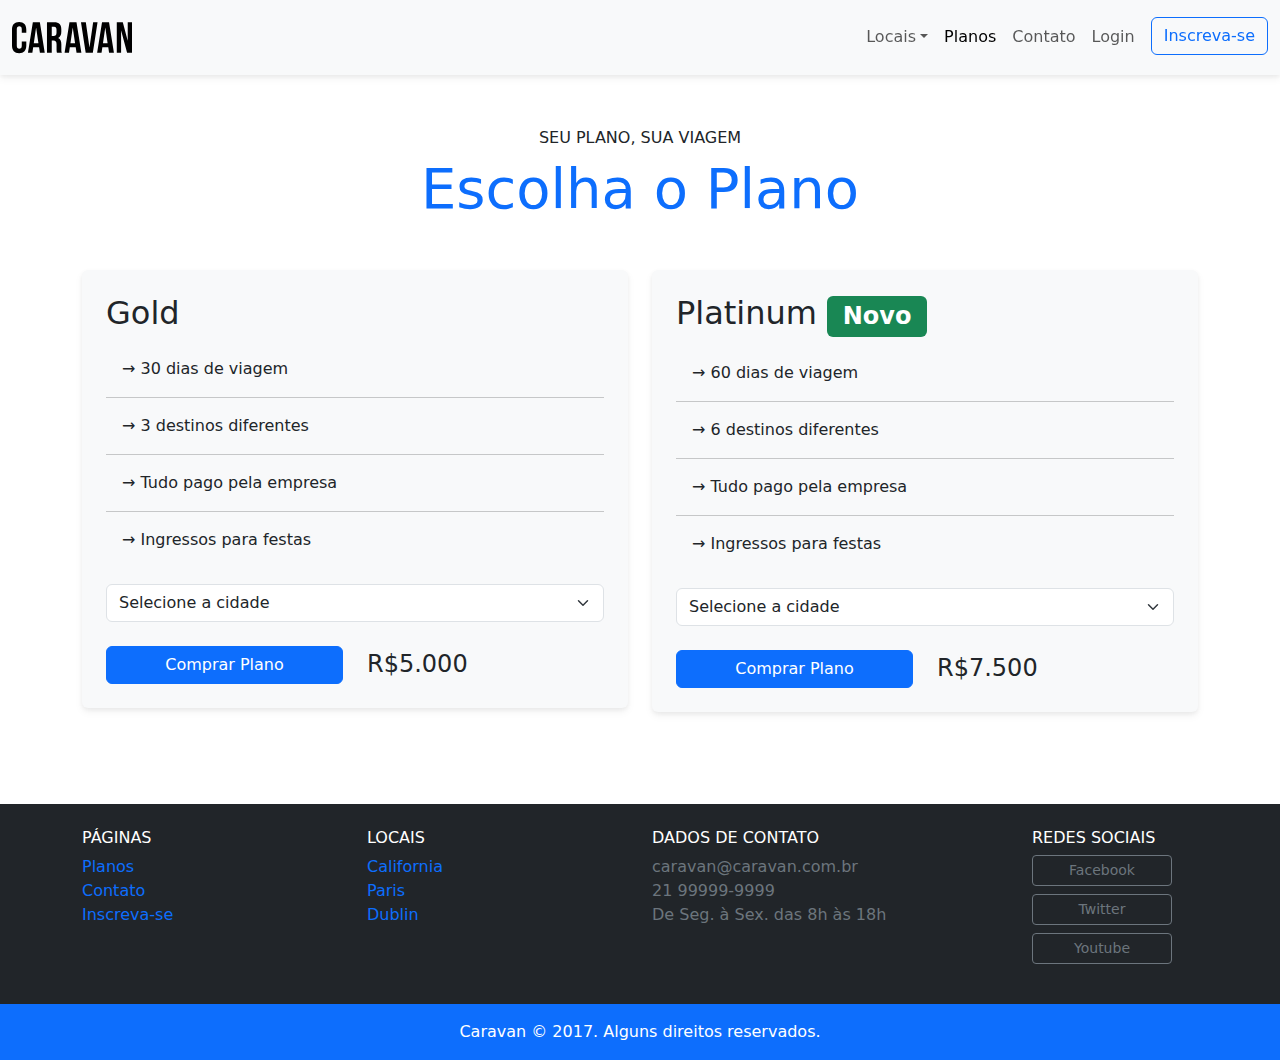
<file: planos.html>
<!DOCTYPE html>
<html lang="en">

<head>
  <meta charset="UTF-8">
  <meta name="viewport" content="width=device-width, initial-scale=1.0">
  <link href="https://cdn.jsdelivr.net/npm/bootstrap@5.3.3/dist/css/bootstrap.min.css" rel="stylesheet" integrity="sha384-QWTKZyjpPEjISv5WaRU9OFeRpok6YctnYmDr5pNlyT2bRjXh0JMhjY6hW+ALEwIH" crossorigin="anonymous">
  <script defer src="https://cdn.jsdelivr.net/npm/bootstrap@5.3.3/dist/js/bootstrap.bundle.min.js" integrity="sha384-YvpcrYf0tY3lHB60NNkmXc5s9fDVZLESaAA55NDzOxhy9GkcIdslK1eN7N6jIeHz" crossorigin="anonymous"></script>
  <link rel="stylesheet" href="./css/style.css">
  <script defer src="./js/app.js"></script>
  <title>Caravan | Planos</title>
</head>

<body>

  <!-- Modal -->
  <div class="modal fade" id="modalLogin" tabindex="-1" aria-labelledby="modalLabelTitulo" aria-hidden="true">
    <div class="modal-dialog">
      <div class="modal-content">
        <div class="modal-header">
          <h1 class="modal-title fs-5" id="modalLabelTitulo">Entre na sua conta</h1>
          <button type="button" class="btn-close" data-bs-dismiss="modal" aria-label="Close"></button>
        </div>
        <div class="modal-body">
          <form>
            <div class="mb-3">
              <label for="loginEmail" class="form-label">Email</label>
              <input type="email" class="form-control" id="loginEmail" aria-describedby="emailHelp">
            </div>
            <div class="mb-3">
              <label for="loginPassword" class="form-label">Senha</label>
              <input type="password" class="form-control" id="loginPassword">
            </div>
            <button type="submit" class="btn btn-primary">Entrar na Conta</button>
            <div id="emailHelp" class="form-text">Esqueceu a senha? <a class="link-underline link-underline-opacity-0 link-underline-opacity-75-hover" href="">Clique aqui.</a></div>
          </form>
        </div>
      </div>
    </div>
  </div>
  <!-- fecha Modal -->

  <nav class="navbar navbar-expand-md bg-body-tertiary fixed-top py-3 box-shadow">
    <div class="container-fluid">
      <a href="index.html" class="navbar-brand"><img src="./img/caravan.svg" alt=""></a>
      <button class="navbar-toggler" type="button" data-bs-toggle="collapse" data-bs-target="#navbarSupportedContent" aria-controls="navbarSupportedContent" aria-expanded="false" aria-label="Toggle navigation">
        <span class="navbar-toggler-icon"></span>
      </button>
      <div id="navbarSupportedContent" class="collapse navbar-collapse">
        <ul class="navbar-nav ms-auto mb-2 mb-lg-0">
          <li class="nav-item dropdown">
            <a class="nav-link dropdown-toggle" dropdown-toggle" href="#" role="button" data-bs-toggle="dropdown" aria-expanded="false">Locais</a>
            <div class="dropdown-menu">
              <a href="local.html" class="dropdown-item">California</a>
              <a href="local.html" class="dropdown-item">Paris</a>
              <a href="local.html" class="dropdown-item">Dublin</a>
            </div>
          </li>
          <li class="nav-item">
            <a href="planos.html" class="nav-link active">Planos</a>
          </li>
          <li class="nav-item">
            <a href="contato.html" class="nav-link">Contato</a>
          </li>
          <li class="nav-item">
            <a href="" class="nav-link" data-bs-toggle="modal" data-bs-target="#modalLogin">Login</a>
          </li>
          <li class="nav-item">
            <a href="inscricao.html" class="btn btn-outline-primary ms-md-2">Inscreva-se</a>
          </li>
        </ul>
      </div>
    </div>
  </nav>
  <section class="container">
    <div class="text-center my-5">
      <span class="h6 d-block">SEU PLANO, SUA VIAGEM</span>
      <h2 class="display-4 text-primary">Escolha o Plano</h2>
    </div>
    <div class="row">
      <div class="col-md mb-5">
        <div class=" bg-light rounded p-4 box-shadow">
          <h2>Gold</h2>
          <ul class="list-unstyled lista-plano">
            <li>
              <span data-bs-toggle="tooltip" data-bs-placement="right" data-bs-title="Isso mesmo, são 30 dias totais durante a viagem."> → 30 dias de viagem</span>
            </li>
            <li>
              → 3 destinos diferentes
            </li>
            <li>
              → Tudo pago pela empresa
            </li>
            <li>
              → Ingressos para festas
            </li>
          </ul>
          <select class="form-select" aria-label="select">
            <option selected>Selecione a cidade</option>
            <option value="1">California</option>
            <option value="2">Paris</option>
            <option value="3">Dublin</option>
          </select>
          <div class="row mt-4 align-items-center">
            <div class="col d-grid"><a href="inscricao.html" class="btn btn-primary">Comprar Plano</a></div>
            <div class="col"><span class="h4">R$5.000</span></div>
          </div>
        </div>
      </div>
      <div class="col">
        <div class=" bg-light rounded p-4 box-shadow">
          <h2>Platinum <span class="badge text-bg-success">Novo</span></h2>
          <ul class="list-unstyled lista-plano">
            <li>
              → 60 dias de viagem
            </li>
            <li>
              → 6 destinos diferentes
            </li>
            <li>
              → Tudo pago pela empresa
            </li>
            <li>
              → Ingressos para festas
            </li>
          </ul>
          <select class="form-select" aria-label="select">
            <option selected>Selecione a cidade</option>
            <option value="1">California</option>
            <option value="2">Paris</option>
            <option value="3">Dublin</option>
          </select>
          <div class="row mt-4 align-items-center">
            <div class="col d-grid"><a href="inscricao.html" class="btn btn-primary">Comprar Plano</a></div>
            <div class="col"><span class="h4">R$7.500</span></div>
          </div>
        </div>
      </div>
    </div>
    </div>
  </section>
  <footer class="bg-dark text-white mt-5">
    <div class="container py-4">
      <div class="row">
        <div class="col-md-3 col-6">
          <h4 class="h6">PÁGINAS</h4>
          <ul class="list-unstyled">
            <li><a class="link-underline link-underline-opacity-0 link-underline-opacity-75-hover" href="planos.html">Planos</a></li>
            <li><a class="link-underline link-underline-opacity-0 link-underline-opacity-75-hover" href="contato.html">Contato</a></li>
            <li><a class="link-underline link-underline-opacity-0 link-underline-opacity-75-hover" href="inscricao.html">Inscreva-se</a></li>
          </ul>
        </div>
        <div class="col-md-3 col-6">
          <h4 class="h6">LOCAIS</h4>
          <ul class="list-unstyled">
            <li><a class="link-underline link-underline-opacity-0 link-underline-opacity-75-hover" href="local.html">California</a></li>
            <li><a class="link-underline link-underline-opacity-0 link-underline-opacity-75-hover" href="local.html">Paris</a></li>
            <li><a class="link-underline link-underline-opacity-0 link-underline-opacity-75-hover" href="local.html">Dublin</a></li>
          </ul>
        </div>
        <div class="col-md-4">
          <h4 class="h6">DADOS DE CONTATO</h4>
          <ul class="list-unstyled text-secondary">
            <li>caravan@caravan.com.br</li>
            <li>21 99999-9999</li>
            <li>De Seg. à Sex. das 8h às 18h</li>
          </ul>
        </div>
        <div class="col-md-2">
          <h4 class="h6">REDES SOCIAIS</h4>
          <ul class="list-unstyled text-secondary">
            <li><a class="btn btn-outline-secondary mb-2 d-block btn-sm" type="button" href="#" style="max-width: 140px;">Facebook</a></li>
            <li><a class="btn btn-outline-secondary mb-2 d-block btn-sm" type="button" href="#" style="max-width: 140px;">Twitter</a></li>
            <li><a class="btn btn-outline-secondary mb-2 d-block btn-sm" type="button" href="#" style="max-width: 140px;">Youtube</a></li>
          </ul>
        </div>
      </div>
    </div>

    <div class="bg-primary text-center py-3">
      <p class="mb-0">Caravan © 2017. Alguns direitos reservados.</p>
    </div>

  </footer>
</body>

</html>
</file>
<file: css/style.css>
body{
  padding-top: 80px;
}

.box-shadow{
  box-shadow: 0 2px 4px 0 rgba(0, 0, 0, 0.05), 0 4px 8px 0 rgba(0, 0, 0, 0.05);
}

#home-quote{
  background: url(../img/bg-quote.jpg) center center;
  background-size: cover;
}

@media (max-width:767px){
 #home-quote .display-4{
  font-size: 2.5rem;
 }

 body{
padding: 0;
 }
 .fixed-top{
  position: relative;
 }
}

.lista-plano li + li {
  border-top: 1px solid rgba(0, 0, 0, 0.2)
}

.lista-plano li{
  padding: 1rem;
}


/* .pergunta{
  border-bottom: 1px solid rgba(0, 0, 0, 0.2);
} */
</file>
